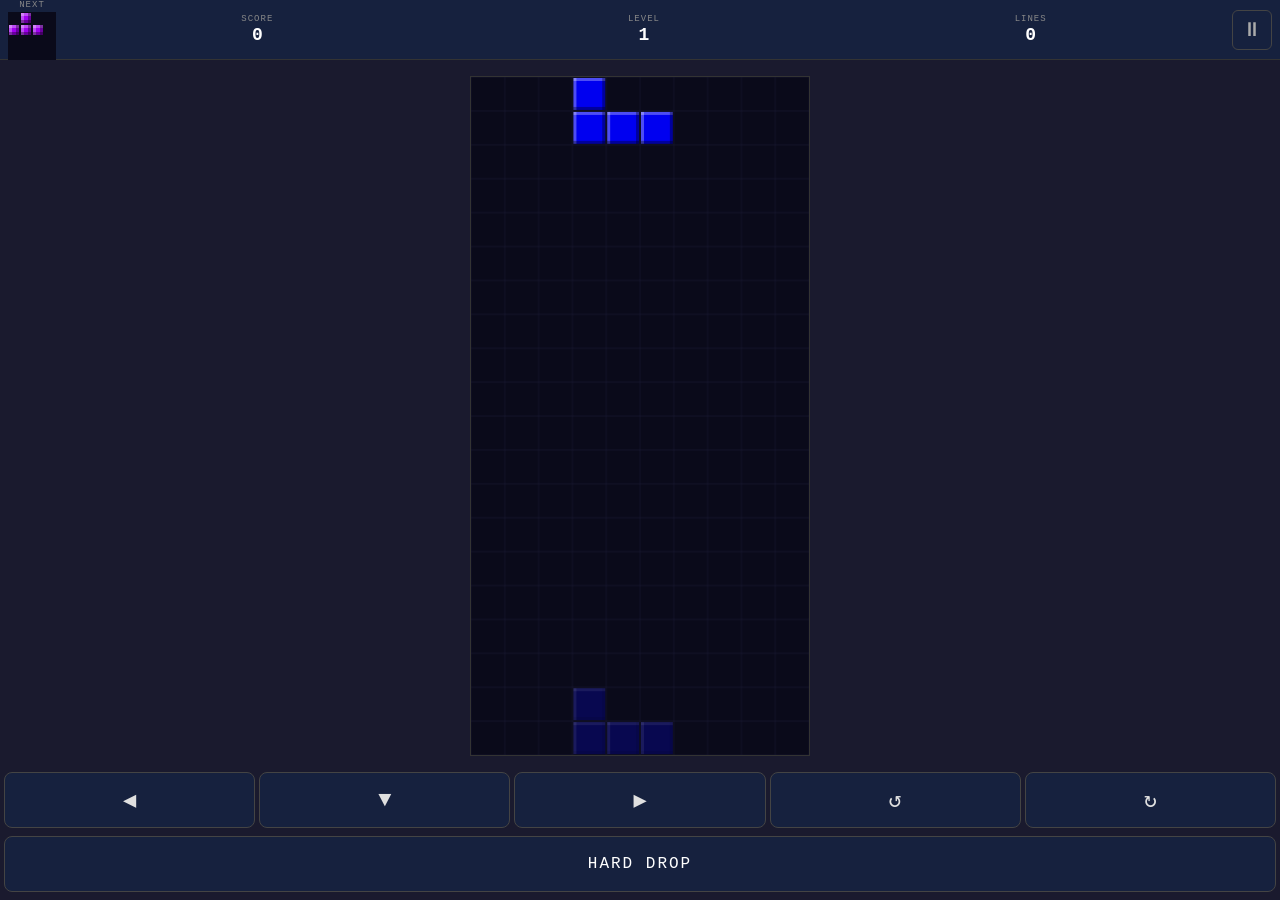
<file: index.html>
<!DOCTYPE html>
<html lang="ja">
<head>
  <meta charset="UTF-8">
  <meta name="viewport" content="width=device-width, initial-scale=1.0, viewport-fit=cover">
  <title>Tetris</title>
  <link rel="stylesheet" href="style.css">
</head>
<body>
  <!-- Header: next preview + stats + pause -->
  <div id="header">
    <div id="next-area">
      <div class="hlabel">NEXT</div>
      <canvas id="next-canvas"></canvas>
    </div>
    <div id="stats">
      <div class="stat"><span class="hlabel">SCORE</span><span id="score">0</span></div>
      <div class="stat"><span class="hlabel">LEVEL</span><span id="level">1</span></div>
      <div class="stat"><span class="hlabel">LINES</span><span id="lines">0</span></div>
    </div>
    <button class="icon-btn" id="pause-btn" aria-label="Pause">⏸</button>
  </div>

  <!-- Game canvas -->
  <div id="canvas-area">
    <canvas id="game-canvas"></canvas>
  </div>

  <!-- Touch controls -->
  <div id="controls">
    <div id="ctrl-row1">
      <button class="ctrl-btn" id="btn-left"  aria-label="Left">◀</button>
      <button class="ctrl-btn" id="btn-down"  aria-label="Soft drop">▼</button>
      <button class="ctrl-btn" id="btn-right" aria-label="Right">▶</button>
      <button class="ctrl-btn" id="btn-ccw"   aria-label="Rotate CCW">↺</button>
      <button class="ctrl-btn" id="btn-cw"    aria-label="Rotate CW">↻</button>
    </div>
    <div id="ctrl-row2">
      <button class="ctrl-btn wide" id="btn-hard" aria-label="Hard drop">HARD DROP</button>
    </div>
  </div>

  <!-- Pause / Game Over overlay -->
  <div id="overlay" class="hidden">
    <div id="overlay-content">
      <div id="overlay-title"></div>
      <div id="overlay-score"></div>
      <div id="overlay-hint"></div>
      <button id="overlay-btn"></button>
    </div>
  </div>

  <script type="module" src="src/main.js"></script>
</body>
</html>
</file>
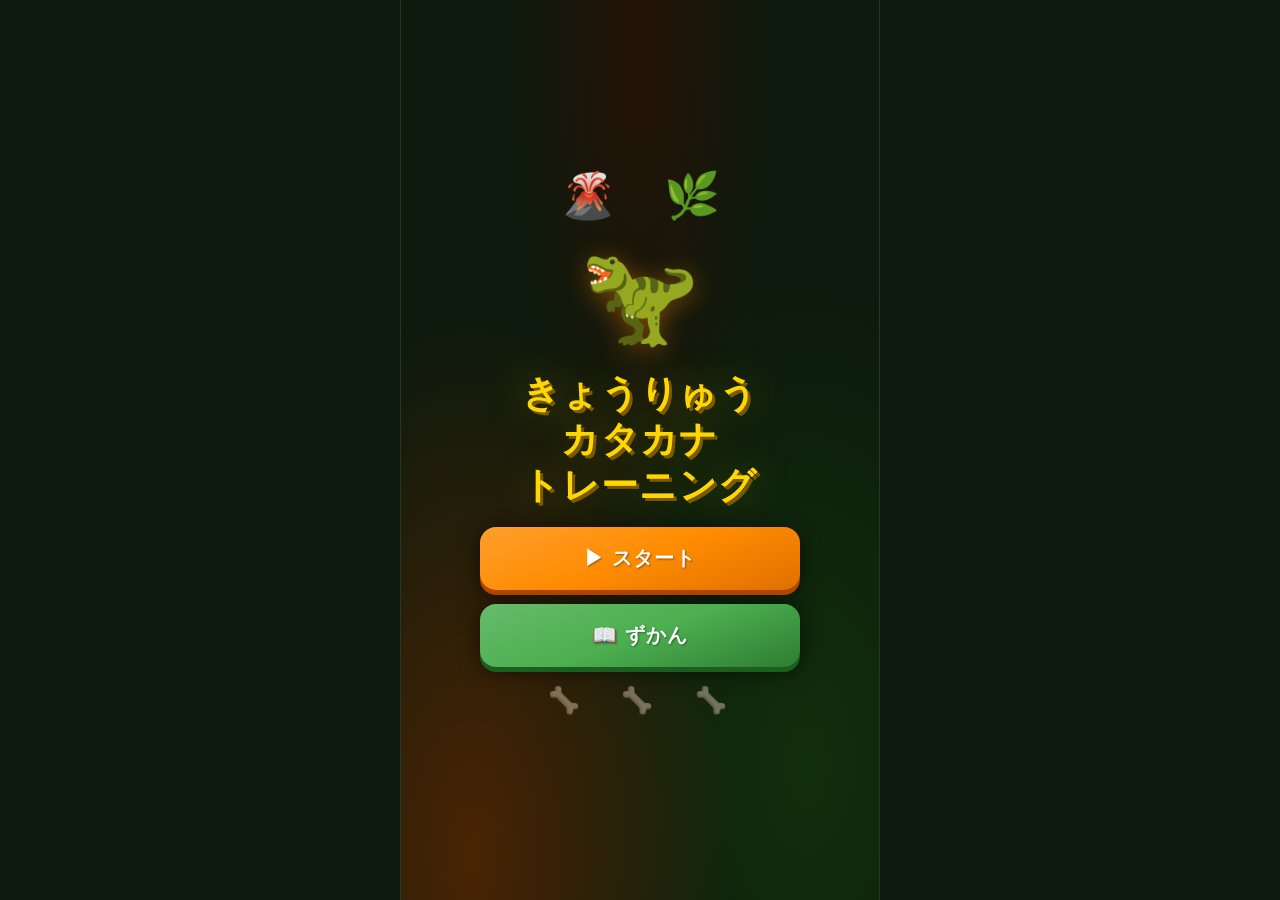
<file: dino-katakana-app/index.html>
<!DOCTYPE html>
<html lang="ja">
<head>
  <meta charset="UTF-8">
  <meta name="viewport" content="width=device-width, initial-scale=1.0, user-scalable=no">
  <meta name="theme-color" content="#0d1a0d">
  <title>きょうりゅうカタカナトレーニング</title>
  <link rel="stylesheet" href="style.css">
</head>
<body>

  <!-- ===== タイトル画面 ===== -->
  <div id="screen-title" class="screen active">
    <div class="title-bg">
      <div class="title-decos">
        <span class="deco-item deco-volcano">🌋</span>
        <span class="deco-item deco-leaf">🌿</span>
      </div>
      <div class="title-dino">🦖</div>
      <h1 class="app-title">きょうりゅう<br>カタカナ<br>トレーニング</h1>
      <div class="title-buttons">
        <button class="btn btn-primary" onclick="showStageSelect()">▶ スタート</button>
        <button class="btn btn-secondary" onclick="showZukan()">📖 ずかん</button>
      </div>
      <div class="deco-fossils">🦴 &nbsp; 🦴 &nbsp; 🦴</div>
    </div>
  </div>

  <!-- ===== ステージ選択画面 ===== -->
  <div id="screen-stage-select" class="screen">
    <div class="screen-header">
      <button class="btn-back" onclick="showTitle()">◀ もどる</button>
      <h2>ステージをえらぼう</h2>
    </div>
    <div id="stage-grid" class="stage-grid"></div>
    <div class="review-section">
      <button class="btn btn-review" id="review-btn" onclick="showReview()" style="display:none">
        🔄 ふくしゅう
      </button>
    </div>
  </div>

  <!-- ===== 難易度選択画面 ===== -->
  <div id="screen-difficulty" class="screen">
    <div class="screen-header">
      <button class="btn-back" onclick="showStageSelect()">◀ もどる</button>
      <h2 id="difficulty-stage-name">ステージ名</h2>
    </div>
    <p class="difficulty-hint">むずかしさをえらんでね！</p>
    <div class="difficulty-options">
      <button class="btn-mode" onclick="startQuiz('tamago')">
        <span class="mode-icon">🥚</span>
        <span class="mode-name">たまごモード</span>
        <span class="mode-desc">カタカナをみて おなじものをえらぼう</span>
      </button>
      <button class="btn-mode" onclick="startQuiz('kodomo')">
        <span class="mode-icon">🦕</span>
        <span class="mode-name">こども恐竜モード</span>
        <span class="mode-desc">よみかたからカタカナをえらぼう</span>
      </button>
      <button class="btn-mode" onclick="startQuiz('tsuyoi')">
        <span class="mode-icon">🦖</span>
        <span class="mode-name">つよい恐竜モード</span>
        <span class="mode-desc">きょうりゅうのことばからえらぼう</span>
      </button>
    </div>
  </div>

  <!-- ===== クイズ画面 ===== -->
  <div id="screen-quiz" class="screen">
    <div class="quiz-header">
      <button class="btn-close" onclick="confirmQuit()">✕</button>
      <div class="progress-text">
        <span id="q-current">1</span> / <span id="q-total">5</span>
      </div>
      <div class="score-display">⭐ <span id="q-score">0</span></div>
    </div>
    <div class="progress-bar">
      <div id="progress-fill" class="progress-fill"></div>
    </div>
    <div id="quiz-content" class="quiz-content">
      <div id="quiz-question" class="quiz-question"></div>
      <div id="quiz-char-display" class="quiz-char-display"></div>
      <div id="quiz-choices" class="quiz-choices"></div>
      <div id="quiz-feedback" class="quiz-feedback"></div>
    </div>
  </div>

  <!-- ===== 結果画面 ===== -->
  <div id="screen-result" class="screen">
    <div class="result-content">
      <div id="result-dino" class="result-dino"></div>
      <h2 id="result-title" class="result-title"></h2>
      <div id="result-score" class="result-score"></div>
      <div id="result-card" class="result-card"></div>
      <div class="result-buttons">
        <button class="btn btn-primary" onclick="retryQuiz()">🔁 もういちど</button>
        <button class="btn btn-secondary" onclick="showStageSelect()">📋 ステージにもどる</button>
        <button class="btn btn-outline" onclick="showZukan()">📖 ずかんをみる</button>
      </div>
    </div>
  </div>

  <!-- ===== 図鑑画面 ===== -->
  <div id="screen-zukan" class="screen">
    <div class="screen-header">
      <button class="btn-back" onclick="showTitle()">◀ もどる</button>
      <h2>きょうりゅうずかん</h2>
    </div>
    <p id="zukan-count" class="zukan-count"></p>
    <div id="zukan-grid" class="zukan-grid"></div>
  </div>

  <!-- ===== 図鑑詳細オーバーレイ ===== -->
  <div id="zukan-detail" class="zukan-detail-overlay" style="display:none" onclick="closeZukanDetail()">
    <div class="zukan-detail-box" onclick="event.stopPropagation()">
      <div id="zukan-detail-content"></div>
      <button class="btn btn-secondary" onclick="closeZukanDetail()">とじる</button>
    </div>
  </div>

  <script src="script.js"></script>
</body>
</html>
</file>
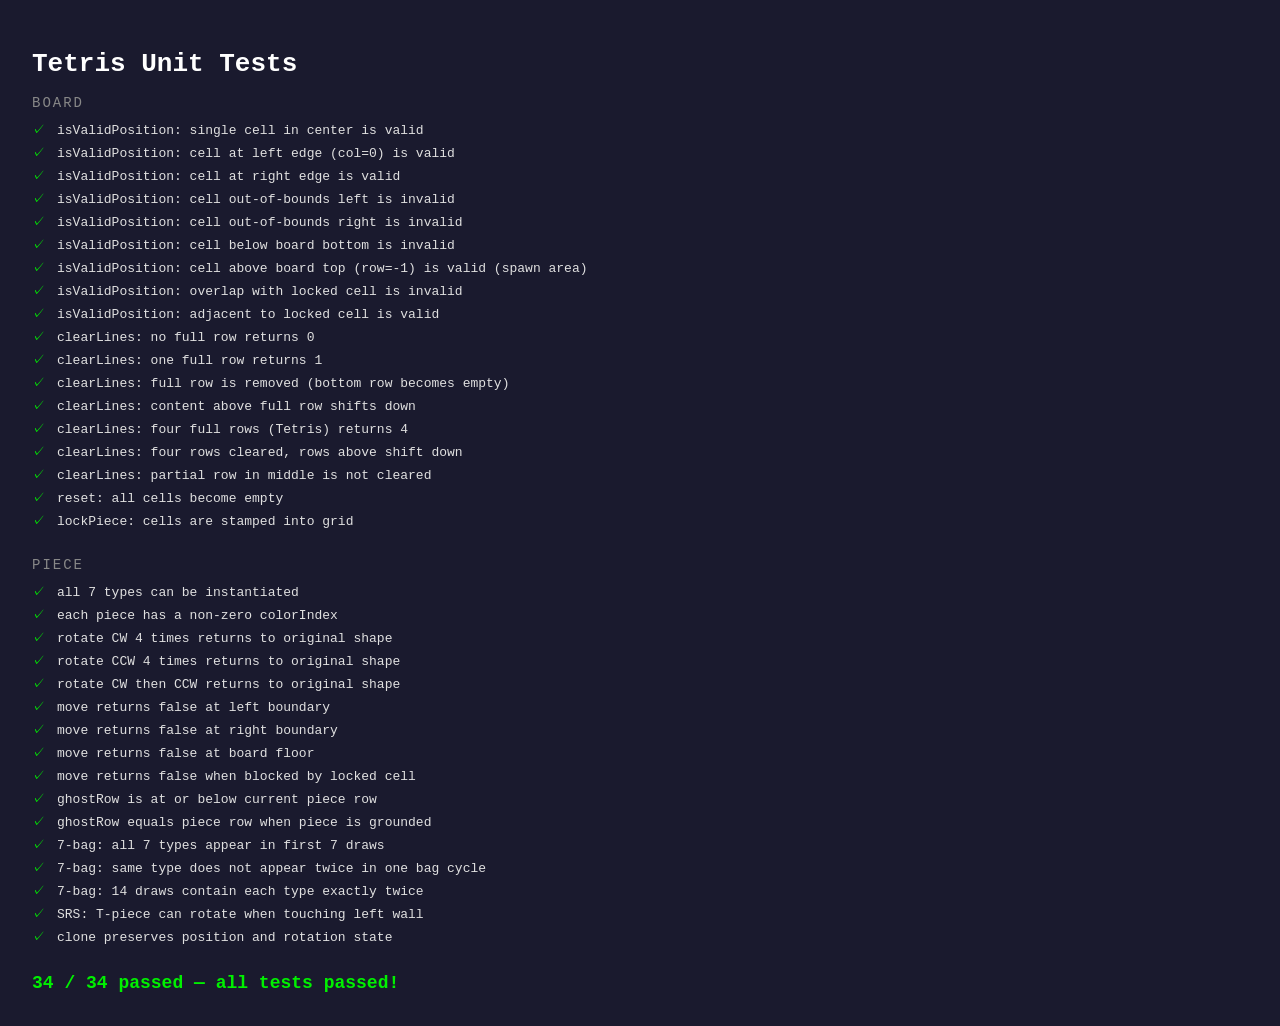
<file: src/test/runner.html>
<!DOCTYPE html>
<html lang="ja">
<head>
  <meta charset="UTF-8">
  <title>Tetris Tests</title>
  <style>
    body { font-family: monospace; background: #1a1a2e; color: #e0e0e0; padding: 24px; }
    h1 { color: #fff; margin-bottom: 16px; }
    .suite { margin-bottom: 24px; }
    .suite-name { font-size: 14px; letter-spacing: 2px; color: #888; margin-bottom: 8px; }
    .test { padding: 4px 0; display: flex; gap: 12px; }
    .pass { color: #00f000; }
    .fail { color: #f00000; }
    .error-msg { font-size: 12px; color: #f06060; margin-left: 24px; }
    #summary { font-size: 18px; margin-top: 16px; font-weight: bold; }
  </style>
</head>
<body>
  <h1>Tetris Unit Tests</h1>
  <div id="output"></div>
  <div id="summary"></div>

  <script type="module">
    import { boardTests } from './board.test.js';
    import { pieceTests } from './piece.test.js';

    const suites = [
      { name: 'BOARD', tests: boardTests },
      { name: 'PIECE', tests: pieceTests },
    ];

    const output = document.getElementById('output');
    const summary = document.getElementById('summary');
    let passed = 0, failed = 0;

    for (const suite of suites) {
      const div = document.createElement('div');
      div.className = 'suite';
      div.innerHTML = `<div class="suite-name">${suite.name}</div>`;

      for (const { name, fn } of suite.tests) {
        const row = document.createElement('div');
        row.className = 'test';
        try {
          fn();
          row.innerHTML = `<span class="pass">✓</span><span>${name}</span>`;
          passed++;
        } catch (e) {
          row.innerHTML = `<span class="fail">✗</span><span>${name}</span>`;
          const err = document.createElement('div');
          err.className = 'error-msg';
          err.textContent = e.message;
          row.appendChild(err);
          failed++;
        }
        div.appendChild(row);
      }
      output.appendChild(div);
    }

    const total = passed + failed;
    summary.style.color = failed === 0 ? '#00f000' : '#f00000';
    summary.textContent = `${passed} / ${total} passed${failed > 0 ? ` — ${failed} failed` : ' — all tests passed!'}`;
  </script>
</body>
</html>
</file>
<file: style.css>
* {
  margin: 0;
  padding: 0;
  box-sizing: border-box;
  -webkit-tap-highlight-color: transparent;
  user-select: none;
  -webkit-user-select: none;
}

html, body {
  height: 100%;
  overflow: hidden;
  background: #1a1a2e;
  color: #e0e0e0;
  font-family: 'Courier New', monospace;
  touch-action: none;
}

body {
  display: flex;
  flex-direction: column;
  align-items: center;
}

/* ── Header (60px) ─────────────────────────────── */
#header {
  width: 100%;
  height: 60px;
  display: flex;
  align-items: center;
  gap: 8px;
  padding: 0 8px;
  background: #16213e;
  border-bottom: 1px solid #333;
  flex-shrink: 0;
}

#next-area {
  display: flex;
  flex-direction: column;
  align-items: center;
  gap: 2px;
}

#next-canvas {
  display: block;
}

#stats {
  flex: 1;
  display: flex;
  justify-content: space-around;
  align-items: center;
}

.stat {
  display: flex;
  flex-direction: column;
  align-items: center;
  gap: 1px;
}

.hlabel {
  font-size: 9px;
  letter-spacing: 1px;
  color: #888;
}

.stat span:last-child,
#score, #level, #lines {
  font-size: 18px;
  font-weight: bold;
  color: #fff;
}

.icon-btn {
  background: none;
  border: 1px solid #444;
  border-radius: 6px;
  color: #aaa;
  font-size: 20px;
  width: 40px;
  height: 40px;
  cursor: pointer;
  display: flex;
  align-items: center;
  justify-content: center;
  touch-action: manipulation;
  flex-shrink: 0;
}

/* ── Canvas area (flex-grows to fill space) ─────── */
#canvas-area {
  flex: 1;
  display: flex;
  align-items: center;
  justify-content: center;
  padding: 8px 0;
}

#game-canvas {
  display: block;
  border: 1px solid #333;
  touch-action: none;
}

/* ── Controls (128px) ───────────────────────────── */
#controls {
  width: 100%;
  height: 128px;
  display: flex;
  flex-direction: column;
  gap: 8px;
  padding: 0 4px 8px;
  flex-shrink: 0;
}

#ctrl-row1 {
  display: flex;
  gap: 4px;
  flex: 1;
}

#ctrl-row2 {
  display: flex;
  flex: 1;
}

.ctrl-btn {
  flex: 1;
  background: #16213e;
  border: 1px solid #444;
  border-radius: 8px;
  color: #e0e0e0;
  font-size: 22px;
  font-family: 'Courier New', monospace;
  cursor: pointer;
  touch-action: manipulation;
  display: flex;
  align-items: center;
  justify-content: center;
  transition: background 0.08s;
  -webkit-user-select: none;
}

.ctrl-btn:active,
.ctrl-btn.pressed {
  background: #2a3a6e;
  border-color: #6688cc;
}

.ctrl-btn.wide {
  font-size: 16px;
  letter-spacing: 2px;
  color: #fff;
}

/* ── Overlay ────────────────────────────────────── */
#overlay {
  position: fixed;
  inset: 0;
  background: rgba(0, 0, 0, 0.80);
  display: flex;
  justify-content: center;
  align-items: center;
  z-index: 10;
  touch-action: none;
}

#overlay.hidden {
  display: none;
}

#overlay-content {
  background: #16213e;
  border: 2px solid #444;
  border-radius: 12px;
  padding: 28px 40px;
  text-align: center;
  display: flex;
  flex-direction: column;
  gap: 12px;
}

#overlay-title {
  font-size: 28px;
  font-weight: bold;
  letter-spacing: 4px;
  color: #fff;
}

#overlay-score {
  font-size: 16px;
  color: #aaa;
}

#overlay-hint {
  font-size: 12px;
  color: #666;
}

#overlay-btn {
  margin-top: 4px;
  padding: 12px 32px;
  background: #2a3a6e;
  border: 1px solid #6688cc;
  border-radius: 8px;
  color: #fff;
  font-size: 16px;
  font-family: 'Courier New', monospace;
  letter-spacing: 2px;
  cursor: pointer;
  touch-action: manipulation;
}
</file>
<file: dino-katakana-app/style.css>
/* ===== RESET & BASE ===== */
*, *::before, *::after {
  box-sizing: border-box;
  margin: 0;
  padding: 0;
}

:root {
  --bg:         #0d1a0d;
  --bg-card:    #1a3a1a;
  --bg-card2:   #243824;
  --orange:     #ff8c00;
  --orange-dark:#b34700;
  --yellow:     #ffd700;
  --green:      #4caf50;
  --green-dark: #2e7d32;
  --green-deep: #1b5e20;
  --red:        #e53935;
  --purple:     #7e57c2;
  --purple-dark:#4a148c;
  --text:       #f0ead6;
  --text-dim:   #8a9a7a;
  --radius:     16px;
  --shadow:     0 4px 20px rgba(0,0,0,0.6);
}

html {
  height: 100%;
  font-size: 16px;
}

body {
  min-height: 100%;
  font-family: 'Hiragino Kaku Gothic Pro', 'Hiragino Sans', 'Noto Sans JP',
               'Yu Gothic', 'Meiryo', sans-serif;
  background: var(--bg);
  color: var(--text);
  overflow-x: hidden;
  max-width: 480px;
  margin: 0 auto;
  -webkit-tap-highlight-color: transparent;
}

/* ===== SCREEN SYSTEM ===== */
.screen {
  display: none;
  min-height: 100dvh;
  min-height: 100vh;
  padding: 16px 16px 32px;
  flex-direction: column;
}

.screen.active {
  display: flex;
}

/* ===== COMMON HEADER ===== */
.screen-header {
  display: flex;
  align-items: center;
  gap: 12px;
  margin-bottom: 16px;
  padding-bottom: 12px;
  border-bottom: 2px solid var(--bg-card2);
}

.screen-header h2 {
  font-size: 1.35rem;
  color: var(--yellow);
  flex: 1;
  text-shadow: 1px 1px 0 #6b5500;
}

/* ===== BUTTONS ===== */
.btn {
  display: block;
  width: 100%;
  padding: 18px 24px;
  border: none;
  border-radius: var(--radius);
  font-size: 1.25rem;
  font-weight: bold;
  cursor: pointer;
  font-family: inherit;
  letter-spacing: 0.05em;
  transition: transform 0.12s, box-shadow 0.12s;
  user-select: none;
}

.btn:active {
  transform: translateY(2px) scale(0.98);
}

.btn-primary {
  background: linear-gradient(160deg, #ff9e2c, var(--orange), #e07000);
  color: #fff;
  box-shadow: 0 5px 0 var(--orange-dark), var(--shadow);
  text-shadow: 1px 1px 2px rgba(0,0,0,0.4);
}

.btn-primary:active {
  box-shadow: 0 2px 0 var(--orange-dark), var(--shadow);
}

.btn-secondary {
  background: linear-gradient(160deg, #66bb6a, var(--green), var(--green-dark));
  color: #fff;
  box-shadow: 0 5px 0 var(--green-deep), var(--shadow);
  text-shadow: 1px 1px 2px rgba(0,0,0,0.4);
}

.btn-secondary:active {
  box-shadow: 0 2px 0 var(--green-deep), var(--shadow);
}

.btn-outline {
  background: transparent;
  color: var(--text-dim);
  border: 2px solid var(--bg-card2);
  box-shadow: none;
  padding: 14px 24px;
  font-size: 1.1rem;
}

.btn-outline:active {
  background: var(--bg-card);
}

.btn-back {
  background: none;
  border: none;
  color: var(--text-dim);
  font-size: 1rem;
  cursor: pointer;
  padding: 8px 4px;
  font-family: inherit;
  white-space: nowrap;
}

.btn-close {
  background: rgba(255,255,255,0.1);
  border: none;
  color: var(--text-dim);
  font-size: 1.1rem;
  width: 36px;
  height: 36px;
  border-radius: 50%;
  cursor: pointer;
  font-family: inherit;
  display: flex;
  align-items: center;
  justify-content: center;
}

.btn-review {
  background: linear-gradient(160deg, #9575cd, var(--purple), var(--purple-dark));
  color: #fff;
  box-shadow: 0 5px 0 #311b92, var(--shadow);
  width: 100%;
  padding: 16px;
  border: none;
  border-radius: var(--radius);
  font-size: 1.15rem;
  font-weight: bold;
  cursor: pointer;
  font-family: inherit;
  letter-spacing: 0.05em;
}

/* ===== TITLE SCREEN ===== */
#screen-title {
  align-items: center;
  justify-content: center;
  background:
    radial-gradient(ellipse at 15% 95%, rgba(100,40,0,0.7) 0%, transparent 45%),
    radial-gradient(ellipse at 85% 85%, rgba(20,60,10,0.6) 0%, transparent 45%),
    radial-gradient(ellipse at 50%  5%, rgba(60,10,0,0.5) 0%, transparent 40%),
    var(--bg);
}

.title-bg {
  display: flex;
  flex-direction: column;
  align-items: center;
  gap: 18px;
  width: 100%;
}

.title-decos {
  display: flex;
  gap: 48px;
  font-size: 2.8rem;
}

.deco-volcano {
  animation: floatSlow 3s ease-in-out infinite;
}

.deco-leaf {
  animation: floatSlow 3s ease-in-out 1.5s infinite;
}

.title-dino {
  font-size: 6rem;
  animation: bounce 0.8s ease-in-out infinite alternate;
  filter: drop-shadow(0 4px 12px rgba(255,140,0,0.4));
}

.app-title {
  font-size: 2.3rem;
  font-weight: 900;
  line-height: 1.25;
  text-align: center;
  color: var(--yellow);
  text-shadow:
    3px 3px 0 #7a5900,
    0 0 40px rgba(255,215,0,0.35);
  letter-spacing: 0.04em;
}

.title-buttons {
  display: flex;
  flex-direction: column;
  gap: 14px;
  width: 100%;
  max-width: 320px;
}

.deco-fossils {
  font-size: 1.6rem;
  opacity: 0.4;
  letter-spacing: 0.2em;
}

/* ===== STAGE SELECT ===== */
.stage-grid {
  display: grid;
  grid-template-columns: 1fr 1fr;
  gap: 12px;
  flex: 1;
}

.stage-btn {
  background: var(--bg-card);
  border: 2px solid var(--bg-card2);
  border-radius: var(--radius);
  padding: 14px 8px;
  color: var(--text);
  cursor: pointer;
  font-family: inherit;
  transition: transform 0.1s, border-color 0.2s;
  text-align: center;
  min-height: 80px;
  display: flex;
  flex-direction: column;
  align-items: center;
  justify-content: center;
  gap: 4px;
}

.stage-btn:not(.locked):active {
  transform: scale(0.96);
  border-color: var(--orange);
}

.stage-btn.locked {
  opacity: 0.45;
  cursor: not-allowed;
}

.stage-btn.cleared {
  border-color: var(--green);
  background: linear-gradient(160deg, #1e421e, #0d2a0d);
}

.stage-name {
  font-size: 1.05rem;
  font-weight: bold;
  color: var(--yellow);
}

.stage-chars {
  font-size: 0.78rem;
  color: var(--text-dim);
  line-height: 1.3;
}

.stage-lock {
  font-size: 1.6rem;
}

.stage-clear-badge {
  display: inline-block;
  background: var(--green);
  color: #fff;
  font-size: 0.72rem;
  padding: 2px 8px;
  border-radius: 10px;
  font-weight: bold;
}

.review-section {
  margin-top: 14px;
}

/* ===== DIFFICULTY SELECT ===== */
#screen-difficulty {
  gap: 0;
}

.difficulty-hint {
  text-align: center;
  color: var(--text-dim);
  font-size: 0.95rem;
  margin-bottom: 18px;
}

.difficulty-options {
  display: flex;
  flex-direction: column;
  gap: 14px;
  flex: 1;
}

.btn-mode {
  display: flex;
  flex-direction: column;
  align-items: center;
  gap: 6px;
  padding: 20px 16px;
  background: var(--bg-card);
  border: 2px solid var(--bg-card2);
  border-radius: var(--radius);
  cursor: pointer;
  font-family: inherit;
  color: var(--text);
  transition: border-color 0.15s, transform 0.1s, background 0.15s;
  text-align: center;
  width: 100%;
}

.btn-mode:active {
  transform: scale(0.97);
  border-color: var(--orange);
  background: #1e3e1e;
}

.mode-icon {
  font-size: 2.6rem;
  line-height: 1;
}

.mode-name {
  font-size: 1.25rem;
  font-weight: bold;
  color: var(--yellow);
}

.mode-desc {
  font-size: 0.88rem;
  color: var(--text-dim);
  line-height: 1.4;
}

/* ===== QUIZ SCREEN ===== */
#screen-quiz {
  padding: 12px 12px 24px;
  gap: 0;
}

.quiz-header {
  display: flex;
  align-items: center;
  justify-content: space-between;
  margin-bottom: 10px;
}

.progress-text {
  font-size: 1.1rem;
  color: var(--text-dim);
  font-weight: bold;
}

.score-display {
  font-size: 1.2rem;
  color: var(--yellow);
  font-weight: bold;
}

.progress-bar {
  height: 7px;
  background: var(--bg-card);
  border-radius: 4px;
  margin-bottom: 18px;
  overflow: hidden;
}

.progress-fill {
  height: 100%;
  background: linear-gradient(90deg, var(--orange), var(--yellow));
  border-radius: 4px;
  transition: width 0.35s ease;
}

.quiz-content {
  flex: 1;
  display: flex;
  flex-direction: column;
  gap: 14px;
  position: relative;
}

.quiz-question {
  font-size: 1.35rem;
  font-weight: bold;
  text-align: center;
  color: var(--text);
  line-height: 1.45;
  min-height: 3em;
  display: flex;
  align-items: center;
  justify-content: center;
}

.quiz-char-display {
  font-size: 5.5rem;
  font-weight: 900;
  text-align: center;
  color: var(--yellow);
  text-shadow: 3px 3px 0 #7a5900, 0 0 30px rgba(255,215,0,0.25);
  line-height: 1;
  padding: 16px;
  background: var(--bg-card);
  border-radius: var(--radius);
  border: 2px solid var(--bg-card2);
  letter-spacing: 0.05em;
}

.quiz-choices {
  display: grid;
  grid-template-columns: 1fr 1fr 1fr;
  gap: 10px;
}

.choice-btn {
  padding: 16px 4px;
  background: var(--bg-card);
  border: 3px solid var(--bg-card2);
  border-radius: var(--radius);
  font-size: 2.4rem;
  font-weight: 900;
  color: var(--text);
  cursor: pointer;
  font-family: inherit;
  transition: transform 0.1s, border-color 0.15s;
  min-height: 90px;
  display: flex;
  align-items: center;
  justify-content: center;
  line-height: 1;
  letter-spacing: -0.02em;
  user-select: none;
}

.choice-btn:not(:disabled):active {
  transform: scale(0.93);
}

.choice-btn.correct {
  background: linear-gradient(160deg, #66bb6a, var(--green-dark));
  border-color: var(--green);
  color: #fff;
  box-shadow: 0 0 16px rgba(76,175,80,0.5);
}

.choice-btn.wrong {
  background: linear-gradient(160deg, #ef5350, #b71c1c);
  border-color: var(--red);
  color: #fff;
}

.choice-btn.show-correct {
  border-color: var(--green);
  box-shadow: 0 0 12px rgba(76,175,80,0.4);
}

.choice-btn:disabled {
  cursor: not-allowed;
}

.quiz-feedback {
  text-align: center;
  font-size: 1.25rem;
  font-weight: bold;
  min-height: 3rem;
  padding: 10px 12px;
  border-radius: var(--radius);
  display: flex;
  align-items: center;
  justify-content: center;
}

.correct-feedback {
  color: var(--green);
  background: rgba(76,175,80,0.12);
  animation: feedbackPop 0.3s ease;
}

.wrong-feedback {
  color: var(--orange);
  background: rgba(255,140,0,0.1);
  animation: feedbackPop 0.3s ease;
}

.celebration-star {
  position: absolute;
  font-size: 3rem;
  animation: starFloat 0.9s ease-out forwards;
  pointer-events: none;
  top: 40%;
  left: 50%;
  transform: translate(-50%, -50%);
  z-index: 10;
}

/* ===== RESULT SCREEN ===== */
#screen-result {
  align-items: center;
  justify-content: center;
  background:
    radial-gradient(ellipse at 50% 0%, rgba(80,40,0,0.6) 0%, transparent 55%),
    var(--bg);
}

.result-content {
  display: flex;
  flex-direction: column;
  align-items: center;
  gap: 18px;
  width: 100%;
  padding: 8px 0;
}

.result-dino {
  font-size: 6.5rem;
  line-height: 1;
  filter: drop-shadow(0 4px 16px rgba(255,140,0,0.35));
}

.result-dino.cleared {
  animation: bounce 0.65s ease-in-out infinite alternate;
}

.result-title {
  font-size: 1.9rem;
  font-weight: 900;
  text-align: center;
  text-shadow: 2px 2px 0 rgba(0,0,0,0.5);
}

.result-score {
  text-align: center;
}

.score-big {
  font-size: 3.2rem;
  font-weight: 900;
  color: var(--yellow);
  text-shadow: 2px 2px 0 #7a5900;
}

.score-stars {
  font-size: 1.7rem;
  margin-top: 6px;
  letter-spacing: 0.1em;
}

.result-card {
  text-align: center;
  width: 100%;
}

.new-card-announce {
  font-size: 1.05rem;
  color: var(--yellow);
  font-weight: bold;
  margin-bottom: 12px;
  animation: feedbackPop 0.4s ease;
}

.result-buttons {
  display: flex;
  flex-direction: column;
  gap: 12px;
  width: 100%;
}

/* ===== DINO CARDS ===== */
.dino-card {
  background: var(--bg-card);
  border: 3px solid var(--bg-card2);
  border-radius: var(--radius);
  padding: 14px 8px;
  text-align: center;
  transition: transform 0.1s;
  cursor: default;
}

.dino-card.obtained {
  border-color: var(--yellow);
  cursor: pointer;
  box-shadow: 0 0 12px rgba(255,215,0,0.15);
}

.dino-card.obtained:active {
  transform: scale(0.95);
}

.dino-card.mystery {
  opacity: 0.4;
  filter: grayscale(0.9);
}

.dino-card-emoji {
  font-size: 2.6rem;
  line-height: 1.1;
}

.dino-card-name {
  font-size: 0.8rem;
  font-weight: bold;
  margin-top: 6px;
  color: var(--text);
  line-height: 1.3;
  min-height: 2.6em;
  display: flex;
  align-items: center;
  justify-content: center;
}

.mystery-emoji {
  font-size: 2.4rem;
  color: var(--text-dim);
  font-weight: 900;
}

/* ===== ZUKAN SCREEN ===== */
.zukan-count {
  text-align: center;
  color: var(--text-dim);
  font-size: 0.95rem;
  margin-bottom: 14px;
}

.zukan-grid {
  display: grid;
  grid-template-columns: 1fr 1fr 1fr;
  gap: 12px;
}

/* ===== ZUKAN DETAIL OVERLAY ===== */
.zukan-detail-overlay {
  position: fixed;
  inset: 0;
  background: rgba(0,0,0,0.88);
  display: flex;
  align-items: center;
  justify-content: center;
  padding: 24px;
  z-index: 200;
  animation: fadeIn 0.2s ease;
}

.zukan-detail-box {
  background: var(--bg-card);
  border: 2px solid var(--yellow);
  border-radius: 24px;
  padding: 28px 24px 24px;
  display: flex;
  flex-direction: column;
  align-items: center;
  gap: 14px;
  width: 100%;
  max-width: 320px;
  box-shadow: 0 0 40px rgba(255,215,0,0.2), var(--shadow);
}

.detail-emoji {
  font-size: 5rem;
  line-height: 1;
  filter: drop-shadow(0 2px 8px rgba(255,140,0,0.4));
}

.detail-name {
  font-size: 1.6rem;
  font-weight: 900;
  color: var(--yellow);
  text-align: center;
  text-shadow: 1px 1px 0 #7a5900;
}

.detail-desc {
  font-size: 1.05rem;
  text-align: center;
  color: var(--text);
  line-height: 1.6;
}

/* ===== RESULT SINGLE CARD LARGE ===== */
.result-card .dino-card {
  max-width: 200px;
  margin: 0 auto;
  padding: 20px 12px;
}

.result-card .dino-card-emoji {
  font-size: 3.5rem;
}

.result-card .dino-card-name {
  font-size: 0.9rem;
}

/* ===== ANIMATIONS ===== */
@keyframes bounce {
  from { transform: translateY(0); }
  to   { transform: translateY(-18px); }
}

@keyframes shake {
  0%,100% { transform: translateX(0); }
  20%     { transform: translateX(-9px); }
  40%     { transform: translateX(9px); }
  60%     { transform: translateX(-6px); }
  80%     { transform: translateX(6px); }
}

@keyframes feedbackPop {
  0%   { opacity: 0; transform: scale(0.85); }
  60%  { transform: scale(1.05); }
  100% { opacity: 1; transform: scale(1); }
}

@keyframes floatSlow {
  0%,100% { transform: translateY(0) rotate(-6deg); }
  50%     { transform: translateY(-12px) rotate(6deg); }
}

@keyframes starFloat {
  0%   { opacity: 1; transform: translate(-50%,-50%) scale(0.4); }
  50%  { opacity: 1; transform: translate(-50%,-120%) scale(1.6); }
  100% { opacity: 0; transform: translate(-50%,-220%) scale(0.8); }
}

@keyframes fadeIn {
  from { opacity: 0; }
  to   { opacity: 1; }
}

.anim-bounce { animation: bounce 0.35s ease; }
.anim-shake  { animation: shake  0.4s ease; }

/* ===== PC FALLBACK ===== */
@media (min-width: 480px) {
  body {
    border-left:  1px solid var(--bg-card2);
    border-right: 1px solid var(--bg-card2);
  }
}
</file>
